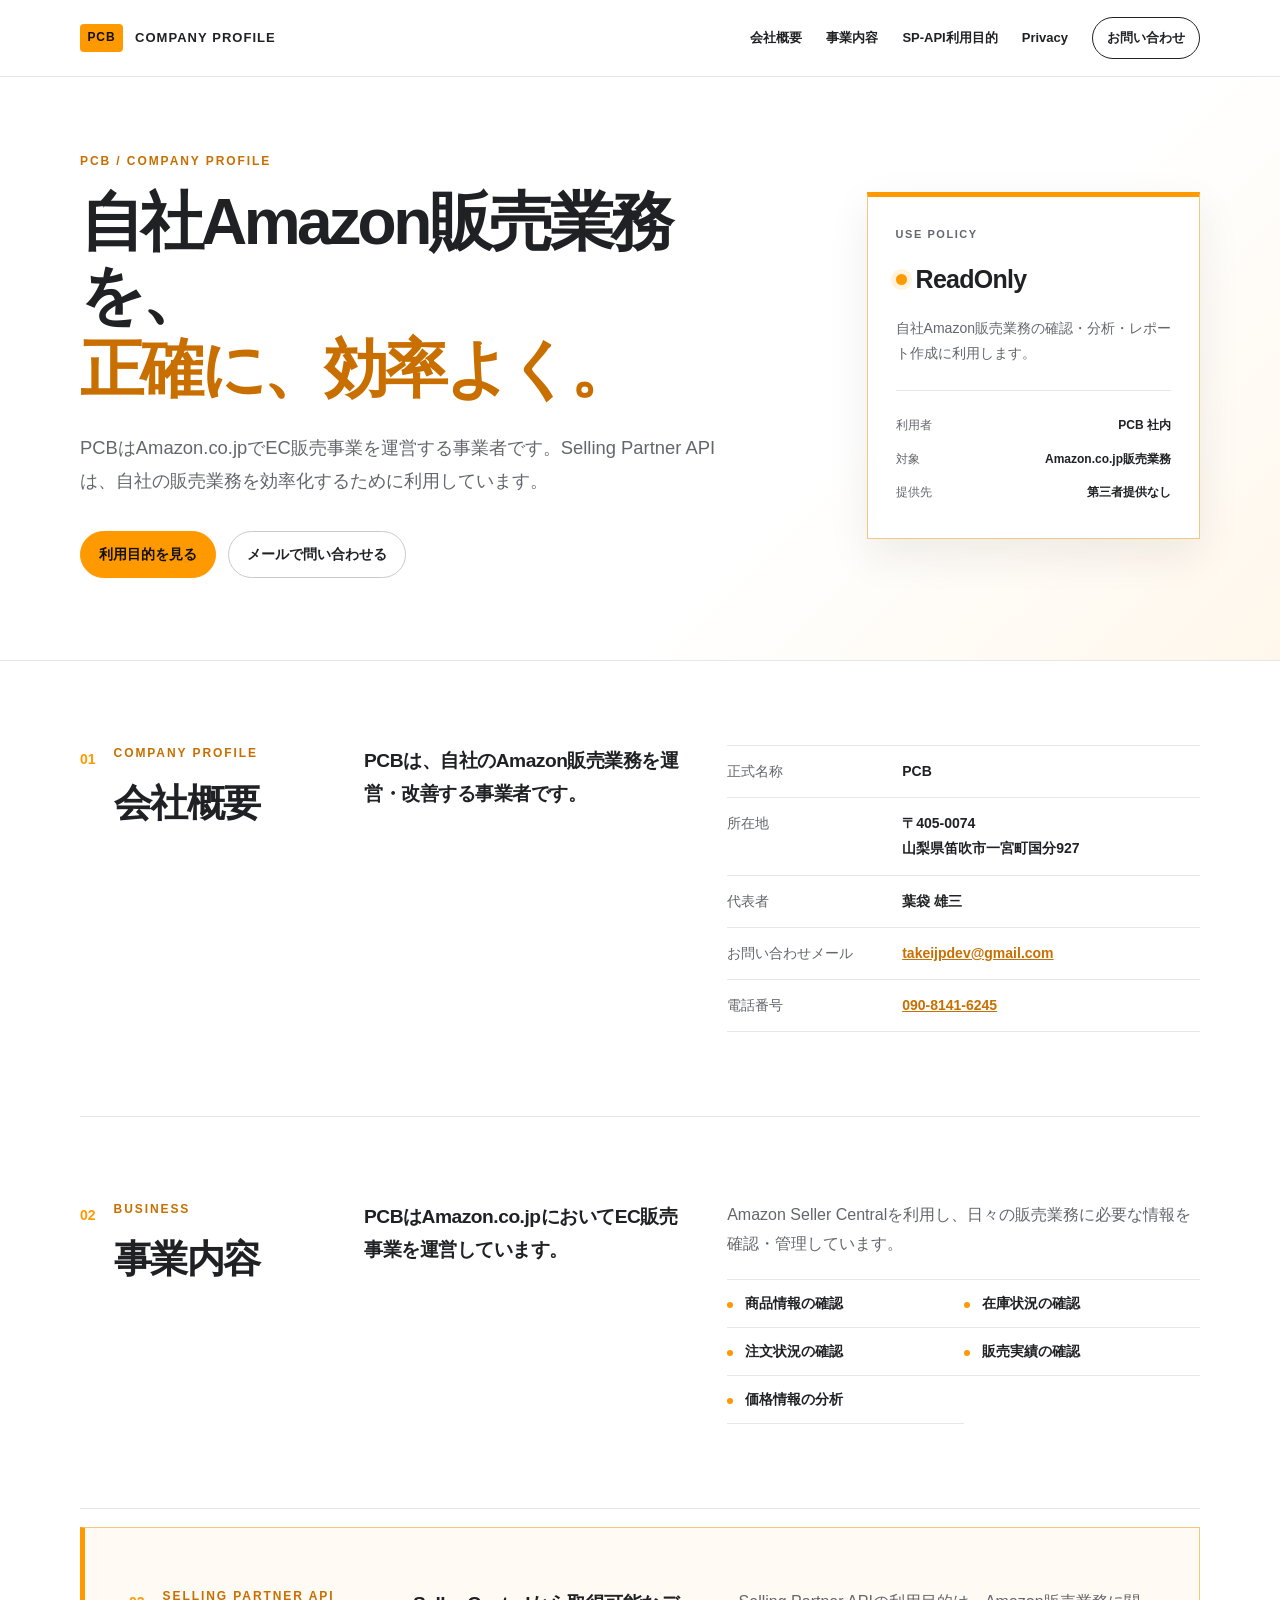
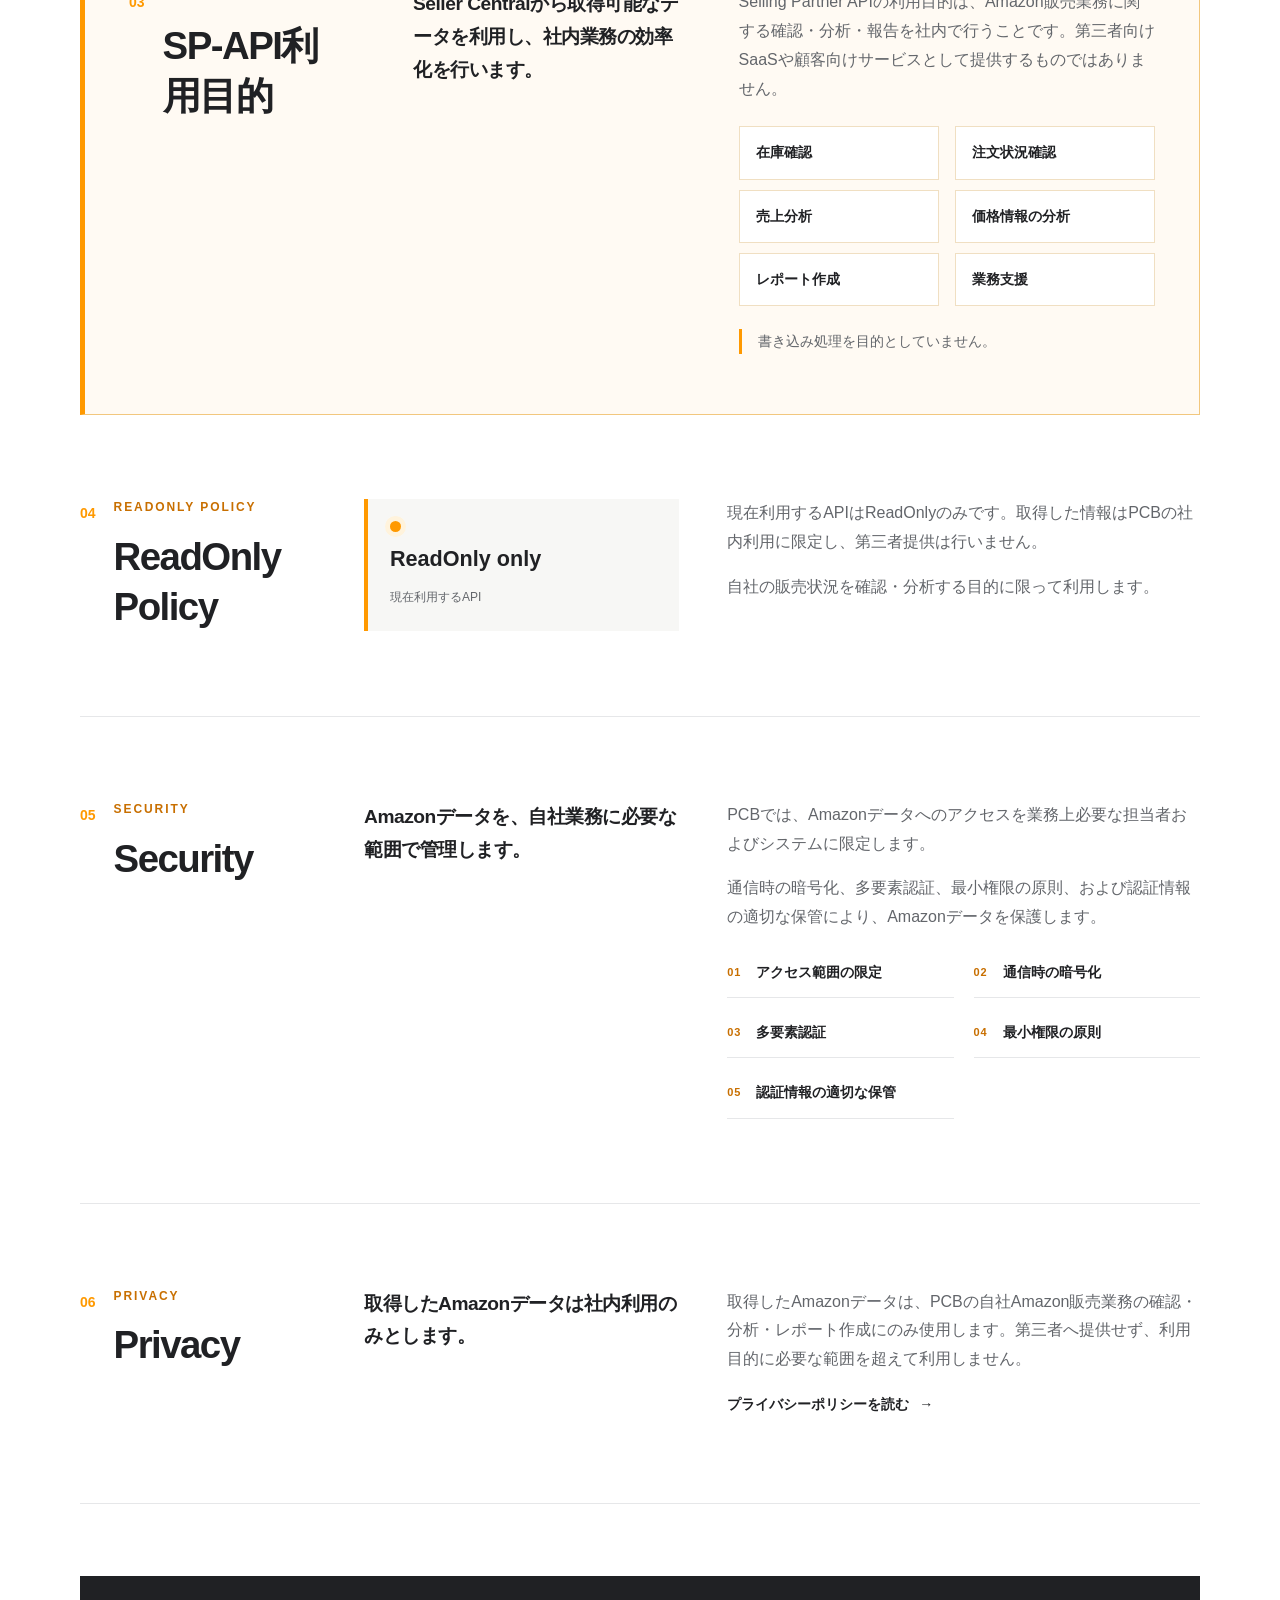
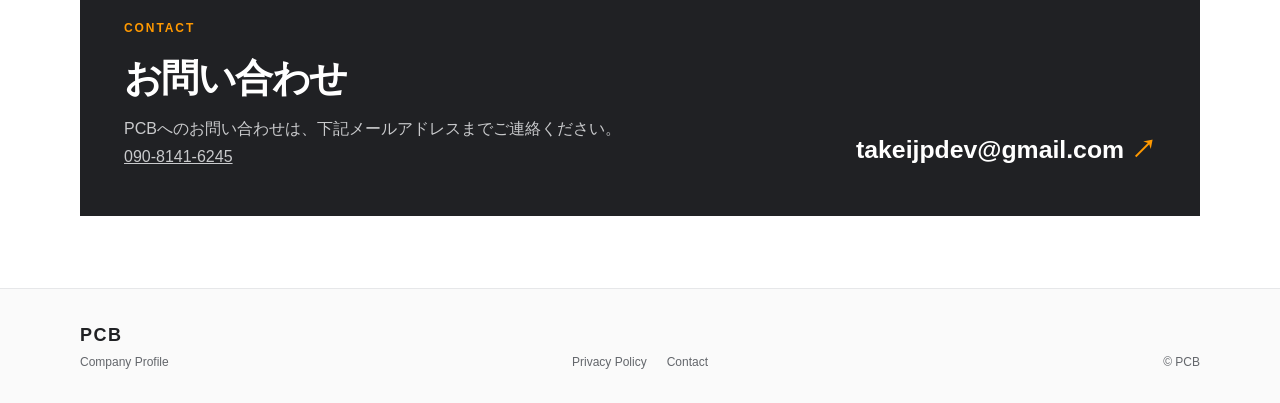
<file: index.html>
<!doctype html>
<html lang="ja">
<head>
  <meta charset="utf-8">
  <meta name="viewport" content="width=device-width, initial-scale=1">
  <meta name="description" content="PCB&#x306E;&#x4F1A;&#x793E;&#x6982;&#x8981;&#x3068;Amazon Selling Partner API&#x306E;&#x5229;&#x7528;&#x76EE;&#x7684;&#x30FB;&#x30C7;&#x30FC;&#x30BF;&#x7BA1;&#x7406;&#x65B9;&#x91DD;&#x3092;&#x3054;&#x6848;&#x5185;&#x3057;&#x307E;&#x3059;&#x3002;">
  <meta name="theme-color" content="#ff9900">
  <title>PCB | Company Profile</title>
  <link rel="canonical" href="https://takeijp-site.github.io/pcb-company-profile/">
  <meta property="og:type" content="website">
  <meta property="og:url" content="https://takeijp-site.github.io/pcb-company-profile/">
  <meta property="og:title" content="PCB | Company Profile">
  <meta property="og:description" content="PCB&#x306E;&#x81EA;&#x793E;Amazon&#x8CA9;&#x58F2;&#x696D;&#x52D9;&#x3068;SP-API&#x5229;&#x7528;&#x65B9;&#x91DD;&#x3002;">
  <link rel="icon" href="favicon.svg" type="image/svg+xml">
  <link rel="manifest" href="site.webmanifest">
  <link rel="stylesheet" href="style.css">
</head>
<body>
  <header class="site-header">
    <div class="container header-inner">
      <a class="brand" href="index.html" aria-label="PCB&#x30C8;&#x30C3;&#x30D7;&#x30DA;&#x30FC;&#x30B8;"><span class="brand-mark" aria-hidden="true">PCB</span><span class="brand-name">Company Profile</span></a>
      <nav class="site-nav" aria-label="&#x30E1;&#x30A4;&#x30F3;&#x30CA;&#x30D3;&#x30B2;&#x30FC;&#x30B7;&#x30E7;&#x30F3;">
        <a href="#company">&#x4F1A;&#x793E;&#x6982;&#x8981;</a>
        <a href="#business">&#x4E8B;&#x696D;&#x5185;&#x5BB9;</a>
        <a href="#sp-api">SP-API&#x5229;&#x7528;&#x76EE;&#x7684;</a>
        <a href="privacy.html">Privacy</a>
        <a class="nav-contact" href="mailto:takeijpdev@gmail.com">&#x304A;&#x554F;&#x3044;&#x5408;&#x308F;&#x305B;</a>
      </nav>
    </div>
  </header>

  <main>
    <section class="hero" aria-labelledby="page-title">
      <div class="container hero-grid">
        <div>
          <p class="eyebrow">PCB / COMPANY PROFILE</p>
          <h1 id="page-title">&#x81EA;&#x793E;Amazon&#x8CA9;&#x58F2;&#x696D;&#x52D9;&#x3092;&#x3001;<br><span>&#x6B63;&#x78BA;&#x306B;&#x3001;&#x52B9;&#x7387;&#x3088;&#x304F;&#x3002;</span></h1>
          <p class="hero-copy">PCB&#x306F;Amazon.co.jp&#x3067;EC&#x8CA9;&#x58F2;&#x4E8B;&#x696D;&#x3092;&#x904B;&#x55B6;&#x3059;&#x308B;&#x4E8B;&#x696D;&#x8005;&#x3067;&#x3059;&#x3002;Selling Partner API&#x306F;&#x3001;&#x81EA;&#x793E;&#x306E;&#x8CA9;&#x58F2;&#x696D;&#x52D9;&#x3092;&#x52B9;&#x7387;&#x5316;&#x3059;&#x308B;&#x305F;&#x3081;&#x306B;&#x5229;&#x7528;&#x3057;&#x3066;&#x3044;&#x307E;&#x3059;&#x3002;</p>
          <div class="hero-actions"><a class="button button-primary" href="#sp-api">&#x5229;&#x7528;&#x76EE;&#x7684;&#x3092;&#x898B;&#x308B;</a><a class="button button-secondary" href="mailto:takeijpdev@gmail.com">&#x30E1;&#x30FC;&#x30EB;&#x3067;&#x554F;&#x3044;&#x5408;&#x308F;&#x305B;&#x308B;</a></div>
        </div>
        <aside class="hero-card" aria-label="&#x5229;&#x7528;&#x65B9;&#x91DD;&#x306E;&#x8981;&#x7D04;">
          <p class="card-label">USE POLICY</p>
          <div class="policy-status"><span class="status-dot" aria-hidden="true"></span> ReadOnly</div>
          <p>&#x81EA;&#x793E;Amazon&#x8CA9;&#x58F2;&#x696D;&#x52D9;&#x306E;&#x78BA;&#x8A8D;&#x30FB;&#x5206;&#x6790;&#x30FB;&#x30EC;&#x30DD;&#x30FC;&#x30C8;&#x4F5C;&#x6210;&#x306B;&#x5229;&#x7528;&#x3057;&#x307E;&#x3059;&#x3002;</p>
          <dl class="mini-facts"><div><dt>&#x5229;&#x7528;&#x8005;</dt><dd>PCB &#x793E;&#x5185;</dd></div><div><dt>&#x5BFE;&#x8C61;</dt><dd>Amazon.co.jp&#x8CA9;&#x58F2;&#x696D;&#x52D9;</dd></div><div><dt>&#x63D0;&#x4F9B;&#x5148;</dt><dd>&#x7B2C;&#x4E09;&#x8005;&#x63D0;&#x4F9B;&#x306A;&#x3057;</dd></div></dl>
        </aside>
      </div>
    </section>

    <div class="container section-stack">
      <section class="content-section" id="company" aria-labelledby="company-title">
        <div class="section-heading"><p class="section-number">01</p><div><p class="eyebrow">COMPANY PROFILE</p><h2 id="company-title">&#x4F1A;&#x793E;&#x6982;&#x8981;</h2></div></div>
        <div class="section-body two-column">
          <p class="lead">PCB&#x306F;&#x3001;&#x81EA;&#x793E;&#x306E;Amazon&#x8CA9;&#x58F2;&#x696D;&#x52D9;&#x3092;&#x904B;&#x55B6;&#x30FB;&#x6539;&#x5584;&#x3059;&#x308B;&#x4E8B;&#x696D;&#x8005;&#x3067;&#x3059;&#x3002;</p>
          <dl class="detail-list">
            <div><dt>&#x6B63;&#x5F0F;&#x540D;&#x79F0;</dt><dd>PCB</dd></div>
            <div><dt>&#x6240;&#x5728;&#x5730;</dt><dd>&#x3012;405-0074<br>&#x5C71;&#x68A8;&#x770C;&#x7B1B;&#x5439;&#x5E02;&#x4E00;&#x5BAE;&#x753A;&#x56FD;&#x5206;927</dd></div>
            <div><dt>&#x4EE3;&#x8868;&#x8005;</dt><dd>&#x8449;&#x888B; &#x96C4;&#x4E09;</dd></div>
            <div><dt>&#x304A;&#x554F;&#x3044;&#x5408;&#x308F;&#x305B;&#x30E1;&#x30FC;&#x30EB;</dt><dd><a href="mailto:takeijpdev@gmail.com">takeijpdev@gmail.com</a></dd></div>
            <div><dt>&#x96FB;&#x8A71;&#x756A;&#x53F7;</dt><dd><a href="tel:09081416245">090-8141-6245</a></dd></div>
          </dl>
        </div>
      </section>

      <section class="content-section" id="business" aria-labelledby="business-title">
        <div class="section-heading"><p class="section-number">02</p><div><p class="eyebrow">BUSINESS</p><h2 id="business-title">&#x4E8B;&#x696D;&#x5185;&#x5BB9;</h2></div></div>
        <div class="section-body two-column"><p class="lead">PCB&#x306F;Amazon.co.jp&#x306B;&#x304A;&#x3044;&#x3066;EC&#x8CA9;&#x58F2;&#x4E8B;&#x696D;&#x3092;&#x904B;&#x55B6;&#x3057;&#x3066;&#x3044;&#x307E;&#x3059;&#x3002;</p><div><p>Amazon Seller Central&#x3092;&#x5229;&#x7528;&#x3057;&#x3001;&#x65E5;&#x3005;&#x306E;&#x8CA9;&#x58F2;&#x696D;&#x52D9;&#x306B;&#x5FC5;&#x8981;&#x306A;&#x60C5;&#x5831;&#x3092;&#x78BA;&#x8A8D;&#x30FB;&#x7BA1;&#x7406;&#x3057;&#x3066;&#x3044;&#x307E;&#x3059;&#x3002;</p><ul class="plain-list"><li>&#x5546;&#x54C1;&#x60C5;&#x5831;&#x306E;&#x78BA;&#x8A8D;</li><li>&#x5728;&#x5EAB;&#x72B6;&#x6CC1;&#x306E;&#x78BA;&#x8A8D;</li><li>&#x6CE8;&#x6587;&#x72B6;&#x6CC1;&#x306E;&#x78BA;&#x8A8D;</li><li>&#x8CA9;&#x58F2;&#x5B9F;&#x7E3E;&#x306E;&#x78BA;&#x8A8D;</li><li>&#x4FA1;&#x683C;&#x60C5;&#x5831;&#x306E;&#x5206;&#x6790;</li></ul></div></div>
      </section>

      <section class="content-section accent-section" id="sp-api" aria-labelledby="sp-api-title">
        <div class="section-heading"><p class="section-number">03</p><div><p class="eyebrow">SELLING PARTNER API</p><h2 id="sp-api-title">SP-API&#x5229;&#x7528;&#x76EE;&#x7684;</h2></div></div>
        <div class="section-body two-column"><p class="lead">Seller Central&#x304B;&#x3089;&#x53D6;&#x5F97;&#x53EF;&#x80FD;&#x306A;&#x30C7;&#x30FC;&#x30BF;&#x3092;&#x5229;&#x7528;&#x3057;&#x3001;&#x793E;&#x5185;&#x696D;&#x52D9;&#x306E;&#x52B9;&#x7387;&#x5316;&#x3092;&#x884C;&#x3044;&#x307E;&#x3059;&#x3002;</p><div><p>Selling Partner API&#x306E;&#x5229;&#x7528;&#x76EE;&#x7684;&#x306F;&#x3001;Amazon&#x8CA9;&#x58F2;&#x696D;&#x52D9;&#x306B;&#x95A2;&#x3059;&#x308B;&#x78BA;&#x8A8D;&#x30FB;&#x5206;&#x6790;&#x30FB;&#x5831;&#x544A;&#x3092;&#x793E;&#x5185;&#x3067;&#x884C;&#x3046;&#x3053;&#x3068;&#x3067;&#x3059;&#x3002;&#x7B2C;&#x4E09;&#x8005;&#x5411;&#x3051;SaaS&#x3084;&#x9867;&#x5BA2;&#x5411;&#x3051;&#x30B5;&#x30FC;&#x30D3;&#x30B9;&#x3068;&#x3057;&#x3066;&#x63D0;&#x4F9B;&#x3059;&#x308B;&#x3082;&#x306E;&#x3067;&#x306F;&#x3042;&#x308A;&#x307E;&#x305B;&#x3093;&#x3002;</p><ul class="purpose-grid"><li>&#x5728;&#x5EAB;&#x78BA;&#x8A8D;</li><li>&#x6CE8;&#x6587;&#x72B6;&#x6CC1;&#x78BA;&#x8A8D;</li><li>&#x58F2;&#x4E0A;&#x5206;&#x6790;</li><li>&#x4FA1;&#x683C;&#x60C5;&#x5831;&#x306E;&#x5206;&#x6790;</li><li>&#x30EC;&#x30DD;&#x30FC;&#x30C8;&#x4F5C;&#x6210;</li><li>&#x696D;&#x52D9;&#x652F;&#x63F4;</li></ul><p class="note">&#x66F8;&#x304D;&#x8FBC;&#x307F;&#x51E6;&#x7406;&#x3092;&#x76EE;&#x7684;&#x3068;&#x3057;&#x3066;&#x3044;&#x307E;&#x305B;&#x3093;&#x3002;</p></div></div>
      </section>

      <section class="content-section" id="read-only" aria-labelledby="read-only-title"><div class="section-heading"><p class="section-number">04</p><div><p class="eyebrow">READONLY POLICY</p><h2 id="read-only-title">ReadOnly Policy</h2></div></div><div class="section-body two-column"><div class="readonly-badge"><span class="status-dot" aria-hidden="true"></span><strong>ReadOnly only</strong><span>&#x73FE;&#x5728;&#x5229;&#x7528;&#x3059;&#x308B;API</span></div><div><p>&#x73FE;&#x5728;&#x5229;&#x7528;&#x3059;&#x308B;API&#x306F;ReadOnly&#x306E;&#x307F;&#x3067;&#x3059;&#x3002;&#x53D6;&#x5F97;&#x3057;&#x305F;&#x60C5;&#x5831;&#x306F;PCB&#x306E;&#x793E;&#x5185;&#x5229;&#x7528;&#x306B;&#x9650;&#x5B9A;&#x3057;&#x3001;&#x7B2C;&#x4E09;&#x8005;&#x63D0;&#x4F9B;&#x306F;&#x884C;&#x3044;&#x307E;&#x305B;&#x3093;&#x3002;</p><p>&#x81EA;&#x793E;&#x306E;&#x8CA9;&#x58F2;&#x72B6;&#x6CC1;&#x3092;&#x78BA;&#x8A8D;&#x30FB;&#x5206;&#x6790;&#x3059;&#x308B;&#x76EE;&#x7684;&#x306B;&#x9650;&#x3063;&#x3066;&#x5229;&#x7528;&#x3057;&#x307E;&#x3059;&#x3002;</p></div></div></section>

      <section class="content-section" id="security" aria-labelledby="security-title"><div class="section-heading"><p class="section-number">05</p><div><p class="eyebrow">SECURITY</p><h2 id="security-title">Security</h2></div></div><div class="section-body two-column"><p class="lead">Amazon&#x30C7;&#x30FC;&#x30BF;&#x3092;&#x3001;&#x81EA;&#x793E;&#x696D;&#x52D9;&#x306B;&#x5FC5;&#x8981;&#x306A;&#x7BC4;&#x56F2;&#x3067;&#x7BA1;&#x7406;&#x3057;&#x307E;&#x3059;&#x3002;</p><div><p>PCB&#x3067;&#x306F;&#x3001;Amazon&#x30C7;&#x30FC;&#x30BF;&#x3078;&#x306E;&#x30A2;&#x30AF;&#x30BB;&#x30B9;&#x3092;&#x696D;&#x52D9;&#x4E0A;&#x5FC5;&#x8981;&#x306A;&#x62C5;&#x5F53;&#x8005;&#x304A;&#x3088;&#x3073;&#x30B7;&#x30B9;&#x30C6;&#x30E0;&#x306B;&#x9650;&#x5B9A;&#x3057;&#x307E;&#x3059;&#x3002;</p><p>&#x901A;&#x4FE1;&#x6642;&#x306E;&#x6697;&#x53F7;&#x5316;&#x3001;&#x591A;&#x8981;&#x7D20;&#x8A8D;&#x8A3C;&#x3001;&#x6700;&#x5C0F;&#x6A29;&#x9650;&#x306E;&#x539F;&#x5247;&#x3001;&#x304A;&#x3088;&#x3073;&#x8A8D;&#x8A3C;&#x60C5;&#x5831;&#x306E;&#x9069;&#x5207;&#x306A;&#x4FDD;&#x7BA1;&#x306B;&#x3088;&#x308A;&#x3001;Amazon&#x30C7;&#x30FC;&#x30BF;&#x3092;&#x4FDD;&#x8B77;&#x3057;&#x307E;&#x3059;&#x3002;</p><ul class="security-list"><li><span>01</span>&#x30A2;&#x30AF;&#x30BB;&#x30B9;&#x7BC4;&#x56F2;&#x306E;&#x9650;&#x5B9A;</li><li><span>02</span>&#x901A;&#x4FE1;&#x6642;&#x306E;&#x6697;&#x53F7;&#x5316;</li><li><span>03</span>&#x591A;&#x8981;&#x7D20;&#x8A8D;&#x8A3C;</li><li><span>04</span>&#x6700;&#x5C0F;&#x6A29;&#x9650;&#x306E;&#x539F;&#x5247;</li><li><span>05</span>&#x8A8D;&#x8A3C;&#x60C5;&#x5831;&#x306E;&#x9069;&#x5207;&#x306A;&#x4FDD;&#x7BA1;</li></ul></div></div></section>

      <section class="content-section" id="privacy" aria-labelledby="privacy-title"><div class="section-heading"><p class="section-number">06</p><div><p class="eyebrow">PRIVACY</p><h2 id="privacy-title">Privacy</h2></div></div><div class="section-body two-column"><p class="lead">&#x53D6;&#x5F97;&#x3057;&#x305F;Amazon&#x30C7;&#x30FC;&#x30BF;&#x306F;&#x793E;&#x5185;&#x5229;&#x7528;&#x306E;&#x307F;&#x3068;&#x3057;&#x307E;&#x3059;&#x3002;</p><div><p>&#x53D6;&#x5F97;&#x3057;&#x305F;Amazon&#x30C7;&#x30FC;&#x30BF;&#x306F;&#x3001;PCB&#x306E;&#x81EA;&#x793E;Amazon&#x8CA9;&#x58F2;&#x696D;&#x52D9;&#x306E;&#x78BA;&#x8A8D;&#x30FB;&#x5206;&#x6790;&#x30FB;&#x30EC;&#x30DD;&#x30FC;&#x30C8;&#x4F5C;&#x6210;&#x306B;&#x306E;&#x307F;&#x4F7F;&#x7528;&#x3057;&#x307E;&#x3059;&#x3002;&#x7B2C;&#x4E09;&#x8005;&#x3078;&#x63D0;&#x4F9B;&#x305B;&#x305A;&#x3001;&#x5229;&#x7528;&#x76EE;&#x7684;&#x306B;&#x5FC5;&#x8981;&#x306A;&#x7BC4;&#x56F2;&#x3092;&#x8D85;&#x3048;&#x3066;&#x5229;&#x7528;&#x3057;&#x307E;&#x305B;&#x3093;&#x3002;</p><a class="text-link" href="privacy.html">&#x30D7;&#x30E9;&#x30A4;&#x30D0;&#x30B7;&#x30FC;&#x30DD;&#x30EA;&#x30B7;&#x30FC;&#x3092;&#x8AAD;&#x3080; <span aria-hidden="true">&#x2192;</span></a></div></div></section>

      <section class="contact-section" id="contact" aria-labelledby="contact-title"><div><p class="eyebrow">CONTACT</p><h2 id="contact-title">&#x304A;&#x554F;&#x3044;&#x5408;&#x308F;&#x305B;</h2><p>PCB&#x3078;&#x306E;&#x304A;&#x554F;&#x3044;&#x5408;&#x308F;&#x305B;&#x306F;&#x3001;&#x4E0B;&#x8A18;&#x30E1;&#x30FC;&#x30EB;&#x30A2;&#x30C9;&#x30EC;&#x30B9;&#x307E;&#x3067;&#x3054;&#x9023;&#x7D61;&#x304F;&#x3060;&#x3055;&#x3044;&#x3002;</p><p><a href="tel:09081416245">090-8141-6245</a></p></div><a class="contact-email" href="mailto:takeijpdev@gmail.com">takeijpdev@gmail.com <span aria-hidden="true">&#x2197;</span></a></section>
    </div>
  </main>
  <footer class="site-footer"><div class="container footer-inner"><p><span class="footer-brand">PCB</span><br>Company Profile</p><div class="footer-links"><a href="privacy.html">Privacy Policy</a><a href="#contact">Contact</a></div><p class="copyright">&copy; PCB</p></div></footer>
</body>
</html>
</file>
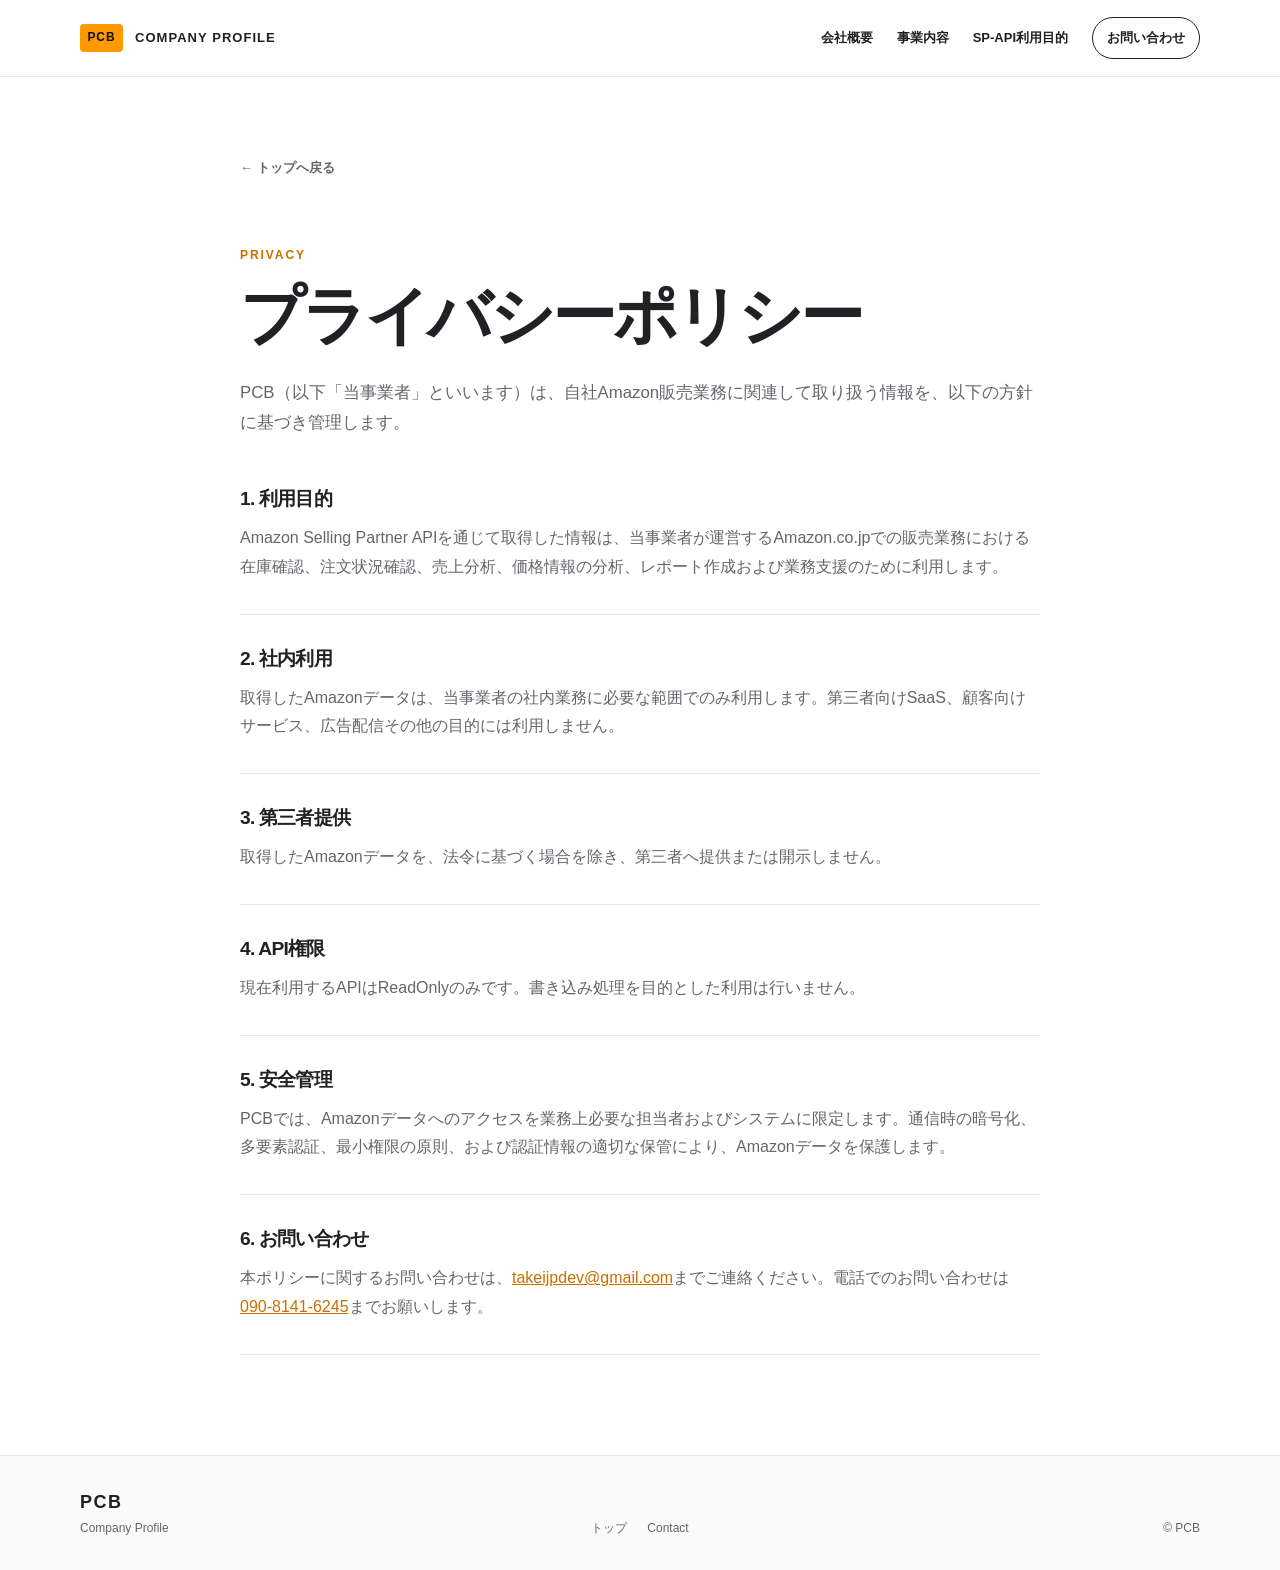
<file: privacy.html>
<!doctype html>
<html lang="ja">
<head>
  <meta charset="utf-8">
  <meta name="viewport" content="width=device-width, initial-scale=1">
  <meta name="description" content="PCB&#x306E;&#x30D7;&#x30E9;&#x30A4;&#x30D0;&#x30B7;&#x30FC;&#x30DD;&#x30EA;&#x30B7;&#x30FC;&#x3067;&#x3059;&#x3002;Amazon&#x30C7;&#x30FC;&#x30BF;&#x306E;&#x5229;&#x7528;&#x76EE;&#x7684;&#x3068;&#x7BA1;&#x7406;&#x65B9;&#x91DD;&#x3092;&#x3054;&#x6848;&#x5185;&#x3057;&#x307E;&#x3059;&#x3002;">
  <meta name="theme-color" content="#ff9900">
  <title>Privacy Policy | PCB</title>
  <link rel="canonical" href="https://takeijp-site.github.io/pcb-company-profile/privacy.html">
  <meta property="og:type" content="article">
  <meta property="og:url" content="https://takeijp-site.github.io/pcb-company-profile/privacy.html">
  <meta property="og:title" content="Privacy Policy | PCB">
  <meta property="og:description" content="PCB&#x306E;Amazon&#x30C7;&#x30FC;&#x30BF;&#x5229;&#x7528;&#x30FB;&#x7BA1;&#x7406;&#x65B9;&#x91DD;&#x3002;">
  <link rel="icon" href="favicon.svg" type="image/svg+xml">
  <link rel="manifest" href="site.webmanifest">
  <link rel="stylesheet" href="style.css">
</head>
<body>
  <header class="site-header"><div class="container header-inner"><a class="brand" href="index.html" aria-label="PCB&#x30C8;&#x30C3;&#x30D7;&#x30DA;&#x30FC;&#x30B8;"><span class="brand-mark" aria-hidden="true">PCB</span><span class="brand-name">Company Profile</span></a><nav class="site-nav" aria-label="&#x30E1;&#x30A4;&#x30F3;&#x30CA;&#x30D3;&#x30B2;&#x30FC;&#x30B7;&#x30E7;&#x30F3;"><a href="index.html#company">&#x4F1A;&#x793E;&#x6982;&#x8981;</a><a href="index.html#business">&#x4E8B;&#x696D;&#x5185;&#x5BB9;</a><a href="index.html#sp-api">SP-API&#x5229;&#x7528;&#x76EE;&#x7684;</a><a class="nav-contact" href="mailto:takeijpdev@gmail.com">&#x304A;&#x554F;&#x3044;&#x5408;&#x308F;&#x305B;</a></nav></div></header>
  <main class="legal-page"><div class="container narrow-container"><a class="back-link" href="index.html">&#x2190; &#x30C8;&#x30C3;&#x30D7;&#x3078;&#x623B;&#x308B;</a><p class="eyebrow">PRIVACY</p><h1>&#x30D7;&#x30E9;&#x30A4;&#x30D0;&#x30B7;&#x30FC;&#x30DD;&#x30EA;&#x30B7;&#x30FC;</h1><p class="legal-intro">PCB&#xFF08;&#x4EE5;&#x4E0B;&#x300C;&#x5F53;&#x4E8B;&#x696D;&#x8005;&#x300D;&#x3068;&#x3044;&#x3044;&#x307E;&#x3059;&#xFF09;&#x306F;&#x3001;&#x81EA;&#x793E;Amazon&#x8CA9;&#x58F2;&#x696D;&#x52D9;&#x306B;&#x95A2;&#x9023;&#x3057;&#x3066;&#x53D6;&#x308A;&#x6271;&#x3046;&#x60C5;&#x5831;&#x3092;&#x3001;&#x4EE5;&#x4E0B;&#x306E;&#x65B9;&#x91DD;&#x306B;&#x57FA;&#x3065;&#x304D;&#x7BA1;&#x7406;&#x3057;&#x307E;&#x3059;&#x3002;</p>
    <section class="legal-section"><h2>1. &#x5229;&#x7528;&#x76EE;&#x7684;</h2><p>Amazon Selling Partner API&#x3092;&#x901A;&#x3058;&#x3066;&#x53D6;&#x5F97;&#x3057;&#x305F;&#x60C5;&#x5831;&#x306F;&#x3001;&#x5F53;&#x4E8B;&#x696D;&#x8005;&#x304C;&#x904B;&#x55B6;&#x3059;&#x308B;Amazon.co.jp&#x3067;&#x306E;&#x8CA9;&#x58F2;&#x696D;&#x52D9;&#x306B;&#x304A;&#x3051;&#x308B;&#x5728;&#x5EAB;&#x78BA;&#x8A8D;&#x3001;&#x6CE8;&#x6587;&#x72B6;&#x6CC1;&#x78BA;&#x8A8D;&#x3001;&#x58F2;&#x4E0A;&#x5206;&#x6790;&#x3001;&#x4FA1;&#x683C;&#x60C5;&#x5831;&#x306E;&#x5206;&#x6790;&#x3001;&#x30EC;&#x30DD;&#x30FC;&#x30C8;&#x4F5C;&#x6210;&#x304A;&#x3088;&#x3073;&#x696D;&#x52D9;&#x652F;&#x63F4;&#x306E;&#x305F;&#x3081;&#x306B;&#x5229;&#x7528;&#x3057;&#x307E;&#x3059;&#x3002;</p></section>
    <section class="legal-section"><h2>2. &#x793E;&#x5185;&#x5229;&#x7528;</h2><p>&#x53D6;&#x5F97;&#x3057;&#x305F;Amazon&#x30C7;&#x30FC;&#x30BF;&#x306F;&#x3001;&#x5F53;&#x4E8B;&#x696D;&#x8005;&#x306E;&#x793E;&#x5185;&#x696D;&#x52D9;&#x306B;&#x5FC5;&#x8981;&#x306A;&#x7BC4;&#x56F2;&#x3067;&#x306E;&#x307F;&#x5229;&#x7528;&#x3057;&#x307E;&#x3059;&#x3002;&#x7B2C;&#x4E09;&#x8005;&#x5411;&#x3051;SaaS&#x3001;&#x9867;&#x5BA2;&#x5411;&#x3051;&#x30B5;&#x30FC;&#x30D3;&#x30B9;&#x3001;&#x5E83;&#x544A;&#x914D;&#x4FE1;&#x305D;&#x306E;&#x4ED6;&#x306E;&#x76EE;&#x7684;&#x306B;&#x306F;&#x5229;&#x7528;&#x3057;&#x307E;&#x305B;&#x3093;&#x3002;</p></section>
    <section class="legal-section"><h2>3. &#x7B2C;&#x4E09;&#x8005;&#x63D0;&#x4F9B;</h2><p>&#x53D6;&#x5F97;&#x3057;&#x305F;Amazon&#x30C7;&#x30FC;&#x30BF;&#x3092;&#x3001;&#x6CD5;&#x4EE4;&#x306B;&#x57FA;&#x3065;&#x304F;&#x5834;&#x5408;&#x3092;&#x9664;&#x304D;&#x3001;&#x7B2C;&#x4E09;&#x8005;&#x3078;&#x63D0;&#x4F9B;&#x307E;&#x305F;&#x306F;&#x958B;&#x793A;&#x3057;&#x307E;&#x305B;&#x3093;&#x3002;</p></section>
    <section class="legal-section"><h2>4. API&#x6A29;&#x9650;</h2><p>&#x73FE;&#x5728;&#x5229;&#x7528;&#x3059;&#x308B;API&#x306F;ReadOnly&#x306E;&#x307F;&#x3067;&#x3059;&#x3002;&#x66F8;&#x304D;&#x8FBC;&#x307F;&#x51E6;&#x7406;&#x3092;&#x76EE;&#x7684;&#x3068;&#x3057;&#x305F;&#x5229;&#x7528;&#x306F;&#x884C;&#x3044;&#x307E;&#x305B;&#x3093;&#x3002;</p></section>
    <section class="legal-section"><h2>5. &#x5B89;&#x5168;&#x7BA1;&#x7406;</h2><p>PCB&#x3067;&#x306F;&#x3001;Amazon&#x30C7;&#x30FC;&#x30BF;&#x3078;&#x306E;&#x30A2;&#x30AF;&#x30BB;&#x30B9;&#x3092;&#x696D;&#x52D9;&#x4E0A;&#x5FC5;&#x8981;&#x306A;&#x62C5;&#x5F53;&#x8005;&#x304A;&#x3088;&#x3073;&#x30B7;&#x30B9;&#x30C6;&#x30E0;&#x306B;&#x9650;&#x5B9A;&#x3057;&#x307E;&#x3059;&#x3002;&#x901A;&#x4FE1;&#x6642;&#x306E;&#x6697;&#x53F7;&#x5316;&#x3001;&#x591A;&#x8981;&#x7D20;&#x8A8D;&#x8A3C;&#x3001;&#x6700;&#x5C0F;&#x6A29;&#x9650;&#x306E;&#x539F;&#x5247;&#x3001;&#x304A;&#x3088;&#x3073;&#x8A8D;&#x8A3C;&#x60C5;&#x5831;&#x306E;&#x9069;&#x5207;&#x306A;&#x4FDD;&#x7BA1;&#x306B;&#x3088;&#x308A;&#x3001;Amazon&#x30C7;&#x30FC;&#x30BF;&#x3092;&#x4FDD;&#x8B77;&#x3057;&#x307E;&#x3059;&#x3002;</p></section>
    <section class="legal-section"><h2>6. &#x304A;&#x554F;&#x3044;&#x5408;&#x308F;&#x305B;</h2><p>&#x672C;&#x30DD;&#x30EA;&#x30B7;&#x30FC;&#x306B;&#x95A2;&#x3059;&#x308B;&#x304A;&#x554F;&#x3044;&#x5408;&#x308F;&#x305B;&#x306F;&#x3001;<a href="mailto:takeijpdev@gmail.com">takeijpdev@gmail.com</a>&#x307E;&#x3067;&#x3054;&#x9023;&#x7D61;&#x304F;&#x3060;&#x3055;&#x3044;&#x3002;&#x96FB;&#x8A71;&#x3067;&#x306E;&#x304A;&#x554F;&#x3044;&#x5408;&#x308F;&#x305B;&#x306F;<a href="tel:09081416245">090-8141-6245</a>&#x307E;&#x3067;&#x304A;&#x9858;&#x3044;&#x3057;&#x307E;&#x3059;&#x3002;</p></section>
  </div></main>
  <footer class="site-footer"><div class="container footer-inner"><p><span class="footer-brand">PCB</span><br>Company Profile</p><div class="footer-links"><a href="index.html">&#x30C8;&#x30C3;&#x30D7;</a><a href="mailto:takeijpdev@gmail.com">Contact</a></div><p class="copyright">&copy; PCB</p></div></footer>
</body>
</html>
</file>
<file: style.css>
:root {
  --ink: #202124;
  --muted: #63666b;
  --line: #e6e7e9;
  --soft: #f7f7f5;
  --orange: #ff9900;
  --orange-dark: #c86f00;
  --max: 1120px;
}

* { box-sizing: border-box; }
html { scroll-behavior: smooth; }
body { margin: 0; color: var(--ink); background: #fff; font-family: -apple-system, BlinkMacSystemFont, "Segoe UI", "Hiragino Sans", "Yu Gothic", Meiryo, sans-serif; line-height: 1.8; }
a { color: inherit; }
a:focus-visible { outline: 3px solid var(--orange); outline-offset: 4px; }
.container { width: min(var(--max), calc(100% - 48px)); margin: 0 auto; }
.narrow-container { max-width: 800px; }
.site-header { border-bottom: 1px solid var(--line); background: rgba(255,255,255,.96); }
.header-inner { min-height: 76px; display: flex; align-items: center; justify-content: space-between; gap: 28px; }
.brand { display: inline-flex; align-items: center; gap: 12px; text-decoration: none; white-space: nowrap; }
.brand-mark { display: inline-grid; place-items: center; width: 43px; height: 28px; border-radius: 4px; background: var(--orange); color: #111; font-size: 12px; font-weight: 800; letter-spacing: .08em; }
.brand-name { font-size: 13px; letter-spacing: .08em; text-transform: uppercase; font-weight: 700; }
.site-nav { display: flex; align-items: center; gap: 24px; font-size: 13px; font-weight: 600; }
.site-nav a { text-decoration: none; }
.site-nav a:hover, .text-link:hover, .back-link:hover { color: var(--orange-dark); }
.nav-contact { padding: 8px 14px; border: 1px solid var(--ink); border-radius: 999px; }
.nav-contact:hover { color: var(--ink) !important; border-color: var(--orange); background: #fff7eb; }
.hero { background: linear-gradient(135deg, #fff 0%, #fff 65%, #fff7eb 100%); border-bottom: 1px solid var(--line); }
.hero-grid { display: grid; grid-template-columns: minmax(0, 1.45fr) minmax(280px, .7fr); gap: 96px; align-items: center; min-height: 540px; padding: 76px 0 82px; }
.eyebrow { margin: 0 0 16px; color: var(--orange-dark); font-size: 12px; font-weight: 800; letter-spacing: .16em; line-height: 1.4; }
h1, h2, p { margin-top: 0; }
h1 { margin-bottom: 24px; font-size: clamp(2.6rem, 5vw, 4.9rem); line-height: 1.15; letter-spacing: -.055em; font-weight: 800; }
h1 span { color: var(--orange-dark); }
.hero-copy { max-width: 640px; color: var(--muted); font-size: clamp(1rem, 1.5vw, 1.15rem); }
.hero-actions { display: flex; flex-wrap: wrap; gap: 12px; margin-top: 34px; }
.button { display: inline-flex; min-height: 46px; align-items: center; justify-content: center; padding: 10px 18px; border-radius: 999px; font-size: 14px; font-weight: 700; text-decoration: none; transition: background-color .15s ease, color .15s ease, border-color .15s ease; }
.button-primary { color: #111; background: var(--orange); border: 1px solid var(--orange); }
.button-primary:hover { background: #ffad32; border-color: #ffad32; }
.button-secondary { background: #fff; border: 1px solid #c9cacc; }
.button-secondary:hover { border-color: var(--orange); background: #fffaf3; }
.hero-card { padding: 28px; border: 1px solid #f2c77e; border-top: 5px solid var(--orange); background: #fff; box-shadow: 0 16px 40px rgba(39, 29, 14, .08); }
.card-label { margin-bottom: 12px; color: var(--muted); font-size: 11px; font-weight: 800; letter-spacing: .14em; }
.policy-status { display: flex; align-items: center; gap: 9px; margin-bottom: 14px; font-size: 25px; font-weight: 800; letter-spacing: -.03em; }
.status-dot { display: inline-block; width: 11px; height: 11px; border-radius: 50%; background: var(--orange); box-shadow: 0 0 0 5px #fff3dc; }
.hero-card > p:not(.card-label) { color: var(--muted); font-size: 14px; }
.mini-facts { margin: 24px 0 0; padding-top: 18px; border-top: 1px solid var(--line); }
.mini-facts div { display: flex; justify-content: space-between; gap: 16px; padding: 6px 0; font-size: 12px; }
.mini-facts dt { color: var(--muted); }
.mini-facts dd { margin: 0; font-weight: 700; text-align: right; }
.section-stack { padding-bottom: 72px; }
.content-section { display: grid; grid-template-columns: 220px minmax(0, 1fr); gap: 64px; padding: 84px 0; border-bottom: 1px solid var(--line); }
.section-heading { display: flex; gap: 18px; align-items: flex-start; }
.section-number { margin: 2px 0 0; color: var(--orange); font-size: 14px; font-weight: 800; }
h2 { margin-bottom: 0; font-size: clamp(1.65rem, 3vw, 2.45rem); line-height: 1.3; letter-spacing: -.04em; }
.section-body { min-width: 0; }
.two-column { display: grid; grid-template-columns: minmax(180px, .8fr) minmax(0, 1.2fr); gap: 48px; }
.lead { margin-bottom: 0; font-size: 1.2rem; line-height: 1.7; font-weight: 700; letter-spacing: -.025em; }
.section-body p:not(.lead) { color: var(--muted); }
.detail-list { margin: 0; border-top: 1px solid var(--line); }
.detail-list div { display: grid; grid-template-columns: 155px 1fr; gap: 20px; padding: 13px 0; border-bottom: 1px solid var(--line); font-size: 14px; }
.detail-list dt { color: var(--muted); }
.detail-list dd { margin: 0; font-weight: 650; }
.detail-list a, .legal-section a { color: var(--orange-dark); }
.placeholder { color: var(--muted); }
.plain-list { display: grid; grid-template-columns: repeat(2, minmax(0, 1fr)); gap: 0; margin: 20px 0 0; padding: 0; list-style: none; border-top: 1px solid var(--line); }
.plain-list li { padding: 11px 0 11px 18px; border-bottom: 1px solid var(--line); font-size: 14px; font-weight: 700; position: relative; }
.plain-list li::before { content: ""; position: absolute; left: 0; top: 22px; width: 6px; height: 6px; border-radius: 50%; background: var(--orange); }
.accent-section { margin-top: 18px; padding: 60px 44px; border: 1px solid #f2c77e; border-left: 5px solid var(--orange); background: #fffaf3; }
.purpose-grid { display: grid; grid-template-columns: repeat(2, minmax(0, 1fr)); gap: 10px 16px; padding: 0; margin: 23px 0; list-style: none; }
.purpose-grid li { padding: 13px 16px; background: #fff; border: 1px solid #f0dfc2; font-size: 14px; font-weight: 700; }
.note { margin-bottom: 0; padding-left: 16px; border-left: 3px solid var(--orange); font-size: 14px; }
.readonly-badge { align-self: start; display: flex; flex-direction: column; gap: 8px; padding: 22px; background: var(--soft); border-left: 4px solid var(--orange); }
.readonly-badge strong { display: flex; align-items: center; gap: 10px; font-size: 1.35rem; }
.readonly-badge span:last-child { color: var(--muted); font-size: 12px; }
.security-list { display: grid; grid-template-columns: repeat(2, minmax(0, 1fr)); gap: 10px 20px; margin: 0; padding: 0; list-style: none; }
.security-list li { display: flex; align-items: center; gap: 15px; padding: 12px 0; border-bottom: 1px solid var(--line); font-size: 14px; font-weight: 700; }
.security-list span { color: var(--orange-dark); font-size: 11px; letter-spacing: .08em; }
.text-link { display: inline-flex; gap: 10px; color: var(--ink); font-size: 14px; font-weight: 800; text-decoration: none; }
.contact-section { display: flex; align-items: end; justify-content: space-between; gap: 28px; margin-top: 72px; padding: 44px; background: var(--ink); color: #fff; }
.contact-section .eyebrow { color: var(--orange); }
.contact-section h2 { margin-bottom: 12px; }
.contact-section p:not(.eyebrow) { margin-bottom: 0; color: #c9cacc; }
.contact-email { color: #fff; font-size: clamp(1.1rem, 2vw, 1.55rem); font-weight: 800; text-decoration: none; white-space: nowrap; }
.contact-email span { color: var(--orange); }
.site-footer { padding: 30px 0; background: #fafafa; border-top: 1px solid var(--line); }
.footer-inner { display: grid; grid-template-columns: 1fr auto 1fr; gap: 24px; align-items: end; color: var(--muted); font-size: 12px; }
.footer-inner p { margin: 0; }
.footer-brand { color: var(--ink); font-size: 18px; font-weight: 800; letter-spacing: .08em; }
.footer-links { display: flex; gap: 20px; }
.footer-links a { text-decoration: none; }
.copyright { text-align: right; }
.legal-page { padding: 76px 0 100px; }
.back-link { display: inline-block; margin-bottom: 68px; color: var(--muted); font-size: 13px; font-weight: 700; text-decoration: none; }
.legal-page h1 { margin-bottom: 24px; font-size: clamp(2.3rem, 5vw, 4rem); }
.legal-intro { color: var(--muted); font-size: 1.05rem; }
.legal-section { padding: 32px 0; border-bottom: 1px solid var(--line); }
.legal-section h2 { margin-bottom: 12px; font-size: 1.2rem; }
.legal-section p { margin: 0; color: var(--muted); }
.legal-note { margin-top: 32px; padding: 16px 18px; background: #fffaf3; border-left: 3px solid var(--orange); color: var(--muted); font-size: 13px; }
.not-found { display: grid; min-height: 75vh; align-items: center; }
.not-found p:not(.eyebrow) { margin-bottom: 28px; color: var(--muted); }
@media (max-width: 860px) {
  .header-inner { align-items: flex-start; padding: 17px 0; flex-direction: column; }
  .site-nav { width: 100%; gap: 14px 18px; flex-wrap: wrap; }
  .hero-grid { grid-template-columns: 1fr; gap: 36px; min-height: auto; padding: 64px 0; }
  .hero-card { max-width: 560px; }
  .content-section { grid-template-columns: 1fr; gap: 28px; padding: 64px 0; }
  .section-heading { gap: 14px; }
  .accent-section { padding: 44px 28px; }
}
@media (max-width: 600px) {
  .container { width: min(var(--max), calc(100% - 32px)); }
  .site-nav { font-size: 12px; }
  .nav-contact { padding: 6px 12px; }
  h1 { font-size: clamp(2.45rem, 13vw, 3.8rem); }
  .hero-actions { align-items: stretch; flex-direction: column; }
  .button { width: 100%; }
  .two-column { grid-template-columns: 1fr; gap: 28px; }
  .detail-list div { grid-template-columns: 1fr; gap: 0; }
  .detail-list dt { font-size: 12px; }
  .plain-list, .purpose-grid, .security-list { grid-template-columns: 1fr; }
  .accent-section { margin-right: 0; margin-left: 0; padding: 38px 22px; }
  .contact-section { align-items: flex-start; flex-direction: column; margin-top: 48px; padding: 32px 24px; }
  .contact-email { white-space: normal; overflow-wrap: anywhere; }
  .footer-inner { grid-template-columns: 1fr 1fr; align-items: start; }
  .footer-links { flex-direction: column; gap: 6px; text-align: right; }
  .copyright { grid-column: 1 / -1; text-align: left; }
  .legal-page { padding-top: 48px; }
  .back-link { margin-bottom: 44px; }
}
@media (prefers-reduced-motion: reduce) { html { scroll-behavior: auto; } *, *::before, *::after { transition-duration: .01ms !important; } }
</file>
